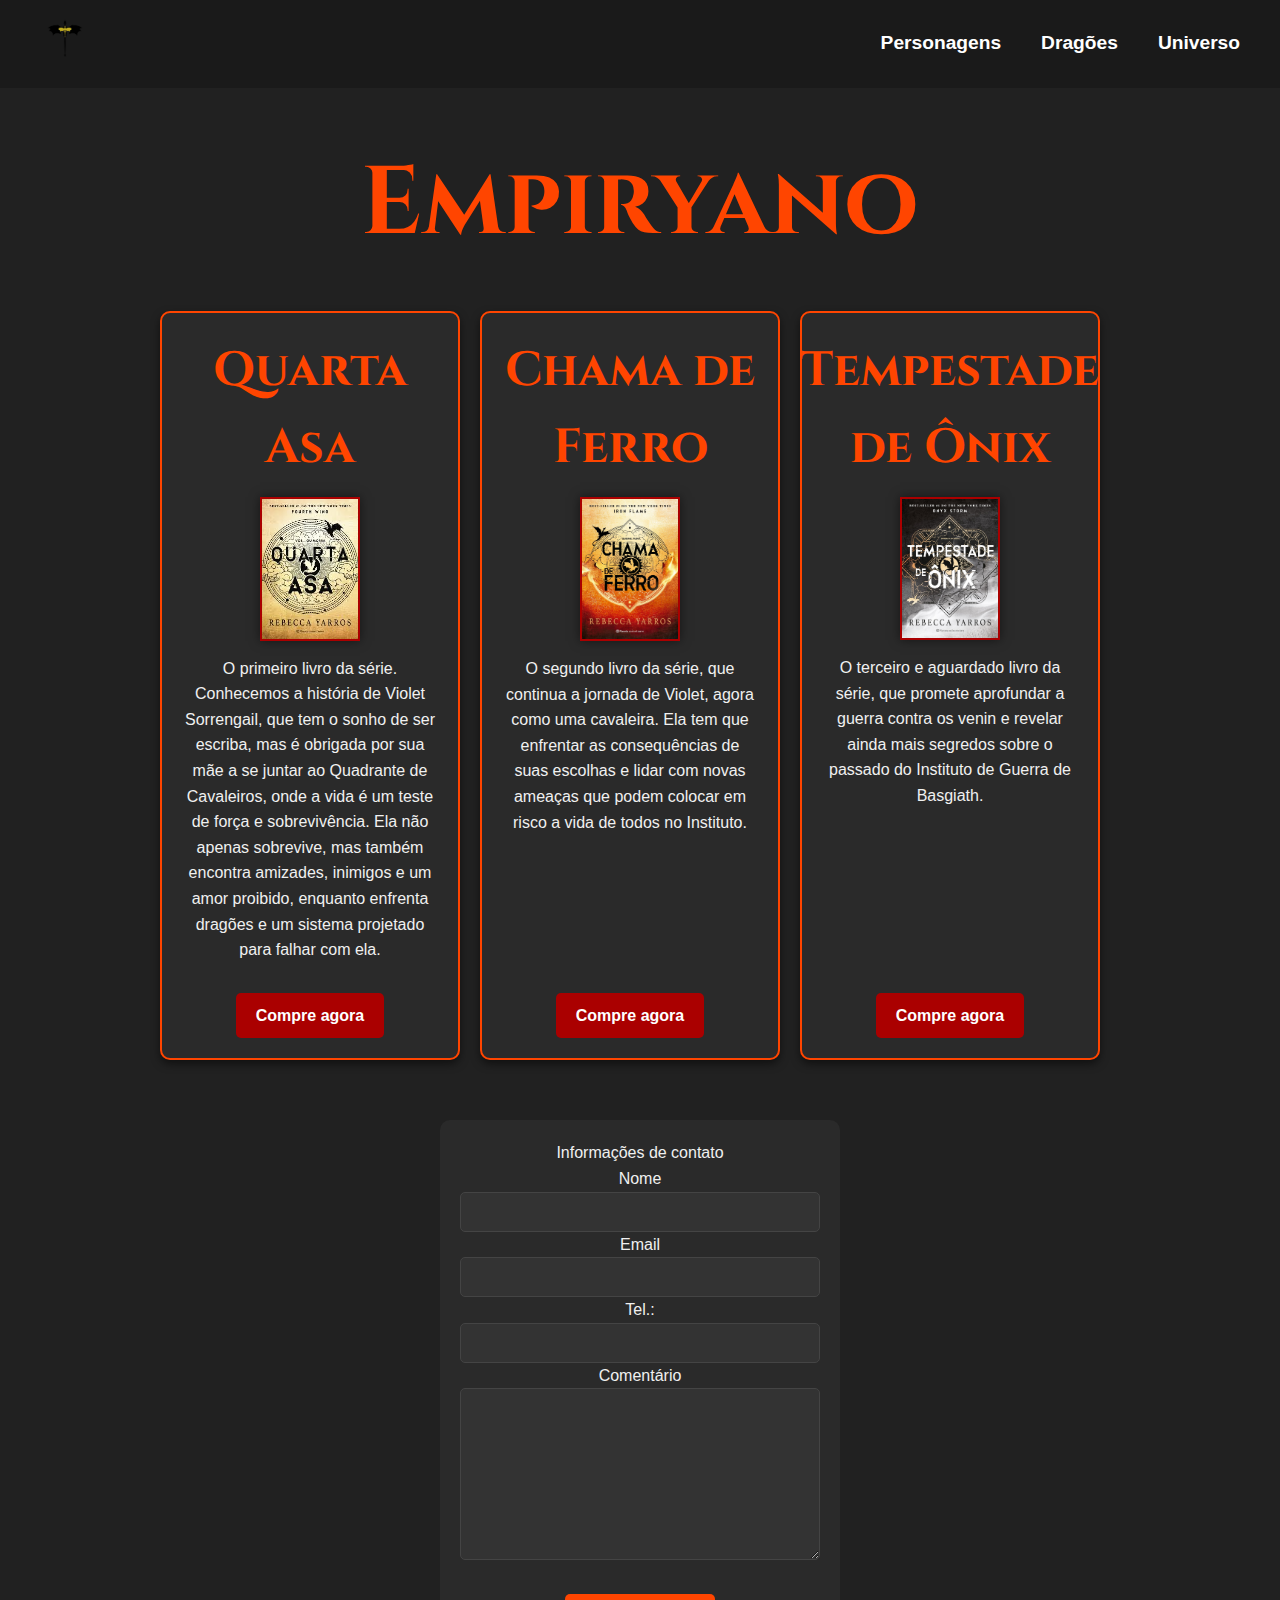
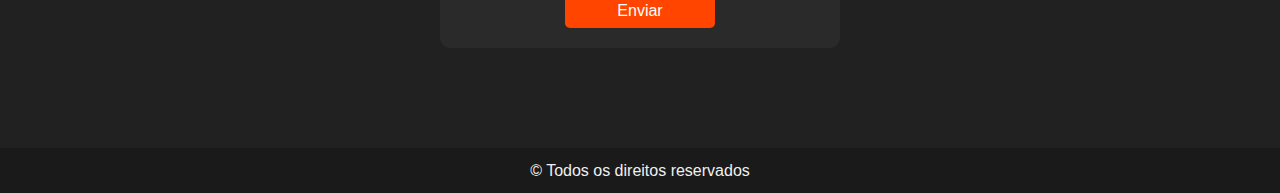
<file: index.html>
<!DOCTYPE html>
<html lang="pt-br">

<head>
  <meta charset="UTF-8">
  <meta name="description" content="site de informações sobre quarta asa">
  <title>Quarta Asa - Meu livro favorito</title>
  <link rel="stylesheet" href="style.css">
  <link rel="preconnect" href="https://fonts.googleapis.com">
  <link rel="preconnect" href="https://fonts.gstatic.com" crossorigin>
  <link href="https://fonts.googleapis.com/css2?family=Cinzel:wght@400..900&display=swap" rel="stylesheet">
</head>

<body>
  <header class="cabecalho">
    <a href="index.html"><img class="cabecalho-imagem" src="imagem/iconmeusite.png" alt="dois dragões se enfrentando" width="50px"></a>
    <nav>
      <a class="cabecalho-menu-item" href="personagens.html">Personagens</a>
      <a class="cabecalho-menu-item" href="dragao.html">Dragões</a>
      <a class="cabecalho-menu-item" href="universo.html">Universo</a>
    </nav>
  </header>

  <div>
    <h1>Empiryano</h1>
  </div>

  <main>
    <section>
      <h2>Quarta Asa</h2>
      <img src="imagem/quarta-asa.jpeg" alt="Capa do Livro Quarta Asa" width="100px">
      <p>
        O primeiro livro da série. Conhecemos a história de Violet Sorrengail, que tem o sonho de ser escriba, mas é
        obrigada por sua mãe a se juntar ao Quadrante de Cavaleiros, onde a vida é um teste de força e sobrevivência.
        Ela não apenas sobrevive, mas também encontra amizades, inimigos e um amor proibido, enquanto enfrenta dragões e
        um sistema projetado para falhar com ela.
      </p>
      <a href="https://www.amazon.com.br/Quarta-asa-Rebecca-Yarros/dp/8542225856/ref=asc_df_8542225856?mcid=86a70d9f50373cd2b3c0effadaac09e5&tag=googleshopp00-20&linkCode=df0&hvadid=709883381737&hvpos=&hvnetw=g&hvrand=2535553193070487491&hvpone=&hvptwo=&hvqmt=&hvdev=c&hvdvcmdl=&hvlocint=&hvlocphy=9208188&hvtargid=pla-2273178058542&psc=1&language=pt_BR&gad_source=1"
        target="_blank">
        Compre agora
      </a>
    </section>

    <section>
      <h2>Chama de Ferro</h2>
      <img src="imagem/chama-de-ferro.jpg" alt="Capa do livro Chama de Ferro" width="100px">
      <p>
        O segundo livro da série, que continua a jornada de Violet, agora como uma cavaleira. Ela tem que enfrentar as
        consequências de suas escolhas e lidar com novas ameaças que podem colocar em risco a vida de todos no Instituto.
      </p>
      <a href="https://www.amazon.com.br/Chama-Ferro-sequência-fenômeno-Empyriano/dp/8542227808/ref=pd_bxgy_thbs_d_sccl_1/134-3236571-4038704?pd_rd_w=aM7lI&content-id=amzn1.sym.ea5263f5-901f-4a74-9b73-3fc0e530788d&pf_rd_p=ea5263f5-901f-4a74-9b73-3fc0e530788d&pf_rd_r=D08J0SZWTZDXK16344W3&pd_rd_wg=EgmPW&pd_rd_r=250c2a97-6517-4cb2-bda0-ff85e33f9e0b&pd_rd_i=8542227808&psc=1"
        target="_blank">
        Compre agora
      </a>
    </section>

    <section>
      <h2>Tempestade de Ônix</h2>
      <img src="imagem/tempestade-de-onix.jpg" alt="Capa do livro Tempestade de Onix" width="100px">
      <p>
        O terceiro e aguardado livro da série, que promete aprofundar a guerra contra os venin e revelar ainda mais
        segredos sobre o passado do Instituto de Guerra de Basgiath.
      </p>
      <a href="https://www.amazon.com.br/Tempestade-Ônix-Sequência-fenômenos-Empyriano/dp/8542229177/ref=pd_bxgy_thbs_d_sccl_1/134-3236571-4038704?pd_rd_w=jqXNe&content-id=amzn1.sym.ea5263f5-901f-4a74-9b73-3fc0e530788d&pf_rd_p=ea5263f5-901f-4a74-9b73-3fc0e530788d&pf_rd_r=8509WM8S06C32Q3V9H27&pd_rd_wg=dzULl&pd_rd_r=13be168a-5a52-4d82-ad77-5b8634145884&pd_rd_i=8542229177&psc=1"
        target="_blank">
        Compre agora
      </a>
    </section>

    <br>

    <form>
      <fieldset>
        <legend>Informações de contato</legend>

        <label for="nome">Nome</label>
        <input type="text" id="nome"><br>

        <label for="email">Email</label>
        <input type="email" id="email"><br>

        <label for="tel">Tel.:</label>
        <input type="tel" id="tel"><br>

        <label for="comentario">Comentário</label><br>
        <textarea name="comentario" id="comentario" cols="30" rows="10"></textarea><br><br>

        <button type="submit">Enviar</button>
      </fieldset>
    </form>
  </main>

  <footer>
    <p>&copy; Todos os direitos reservados</p>
  </footer>
</body>

</html>
</file>
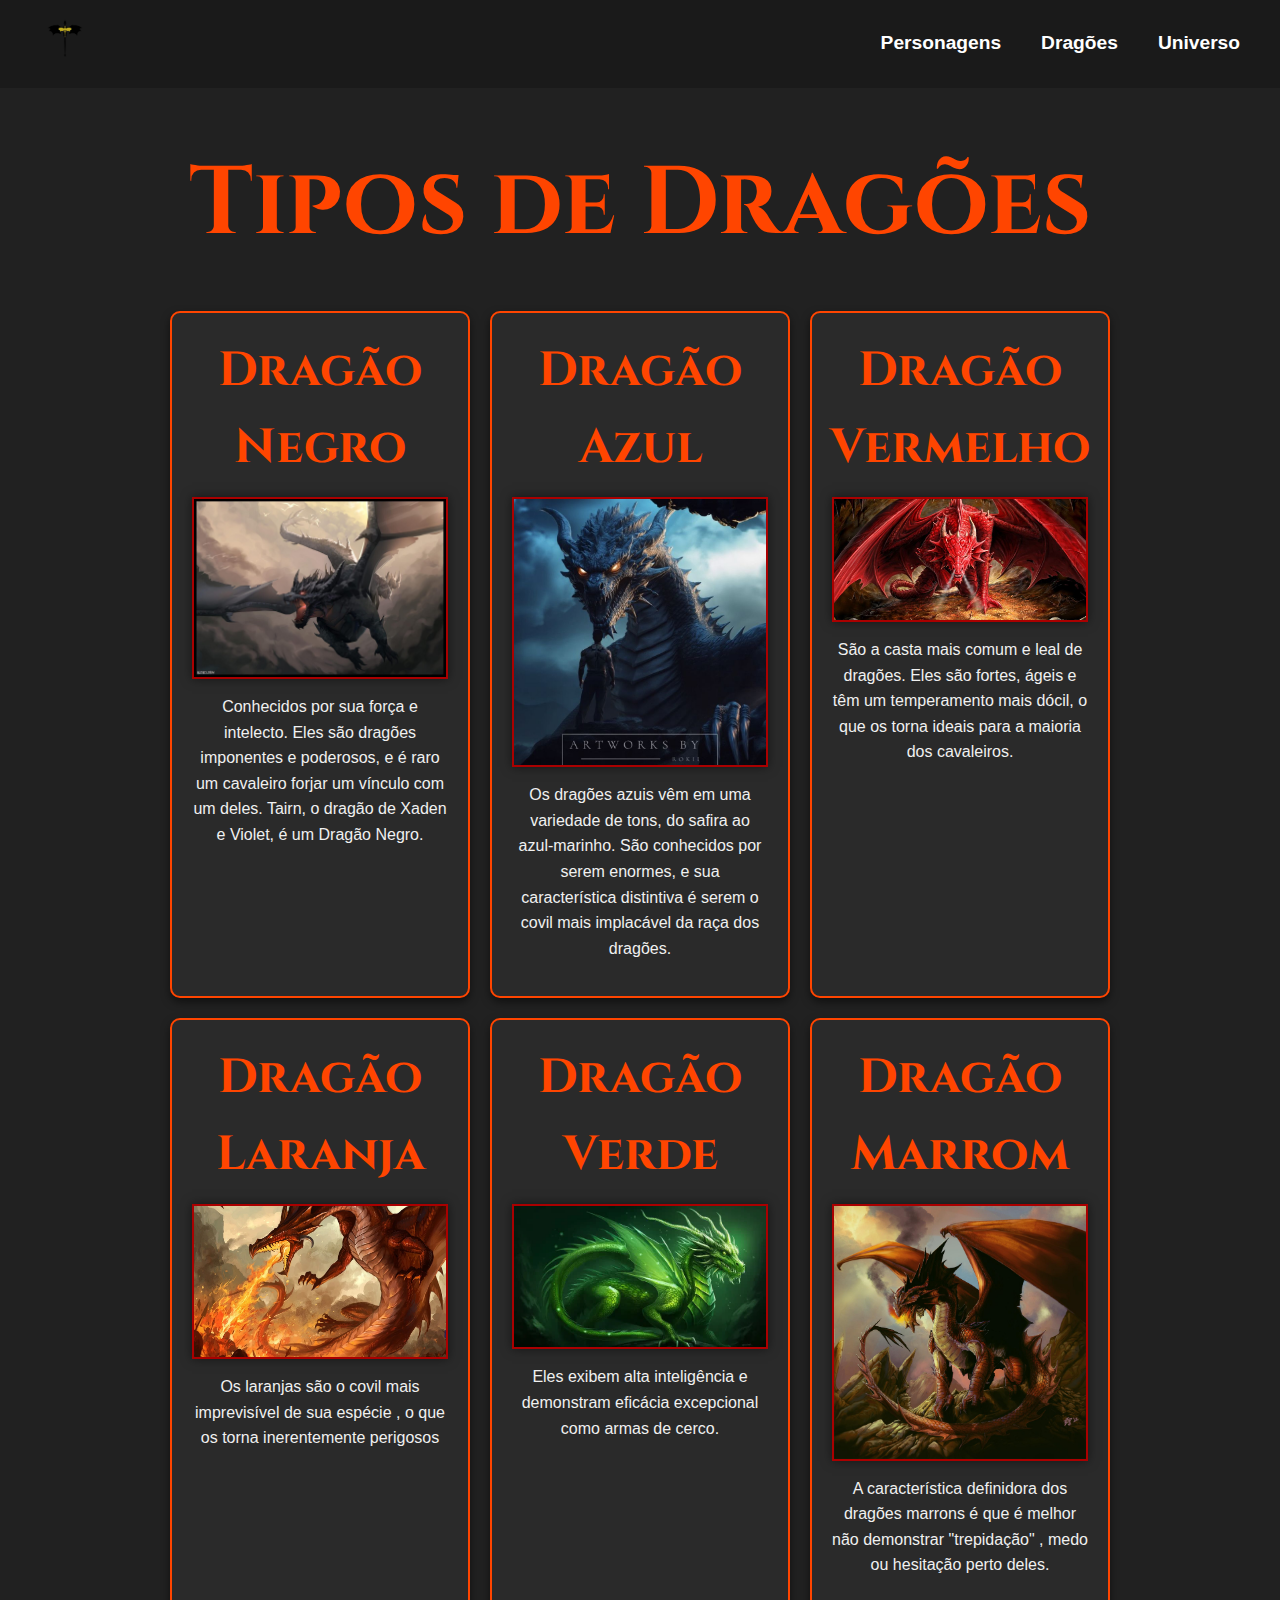
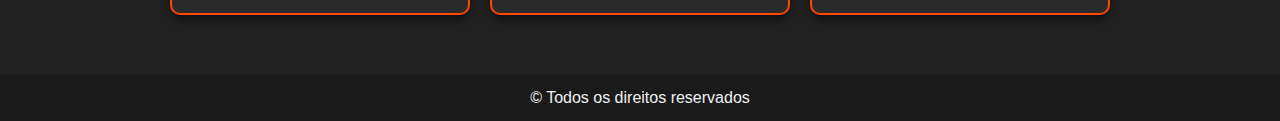
<file: dragao.html>
<!DOCTYPE html>
<html lang="pt-br">
<head>
    <meta charset="UTF-8">
    <meta name="description" content="Informações sobre os personagens da série Quarta Asa.">
    <title>Personagens - Série Empírea</title>
    <link rel="stylesheet" href="style.css">
    <link rel="preconnect" href="https://fonts.googleapis.com">
    <link rel="preconnect" href="https://fonts.gstatic.com" crossorigin>
    <link href="https://fonts.googleapis.com/css2?family=Cinzel:wght@400..900&display=swap" rel="stylesheet">
</head>
<body>
   <header class="cabecalho">
    <a href="index.html"><img class="cabecalho-imagem" src="/imagem/iconmeusite.png" alt="dois dragões se enfrentando" width="50px"></a>
    <nav>
      <a class="cabecalho-menu-item" href="personagens.html">Personagens</a>
      <a class="cabecalho-menu-item" href="dragao.html">Dragões</a>
      <a class="cabecalho-menu-item" href="universo.html">Universo</a>
    </nav>
  </header>
        <div>
            <h1 class="titulo-principal">Tipos de Dragões</h1>
        </div>  
        <main>

        <section>
            <h2>Dragão Negro</h2>
            <img src="/imagem/beautiful-tairn-dragon-comission-fourth-wing-scaled.jpg" alt="Ilustração de um dragão negro">
            <p>Conhecidos por sua força e intelecto. Eles são dragões imponentes e poderosos, e é raro um cavaleiro forjar um vínculo com um deles. Tairn, o dragão de Xaden e Violet, é um Dragão Negro.</p>
        </section>

        <section>
            <h2>Dragão Azul</h2>
            <img src="/imagem/dragaoazul.jpg" alt="Ilustração de um dragão vermelho">
            <p>Os dragões azuis vêm em uma variedade de tons, do safira ao azul-marinho. São conhecidos por serem enormes, e sua característica distintiva é serem o covil mais implacável da raça dos dragões.</p>
        </section>
        
        <section>
            <h2>Dragão Vermelho</h2>
            <img src="/imagem/dragaovermelho.jpg" alt="Ilustração de um dragão dourado">
            <p>São a casta mais comum e leal de dragões. Eles são fortes, ágeis e têm um temperamento mais dócil, o que os torna ideais para a maioria dos cavaleiros.</p>
        </section>

        <section>
            <h2>Dragão Laranja</h2>
            <img src="/imagem/dragaolaranja.jpg" alt="Ilustração de um dragão Laranja">
            <p>Os laranjas são o covil mais imprevisível de sua espécie , o que os torna inerentemente perigosos</p>
        </section>

        <section>
            <h2>Dragão Verde</h2>
            <img src="/imagem/dragao verde.jpg" alt="Ilustração de um dragão de Verde">
            <p>Eles exibem alta inteligência e demonstram eficácia excepcional como armas de cerco.</p>
        </section>

        <section>
            <h2>Dragão Marrom</h2>
            <img src="/imagem/dragaomarrom.jpg" alt="Ilustração de um dragão de Marrom">
            <p>A característica definidora dos dragões marrons é que é melhor não demonstrar "trepidação" , medo ou hesitação perto deles.</p>
    </main>

    <footer>
        <p>&copy; Todos os direitos reservados</p>
    </footer>
</body>
</html>
</file>
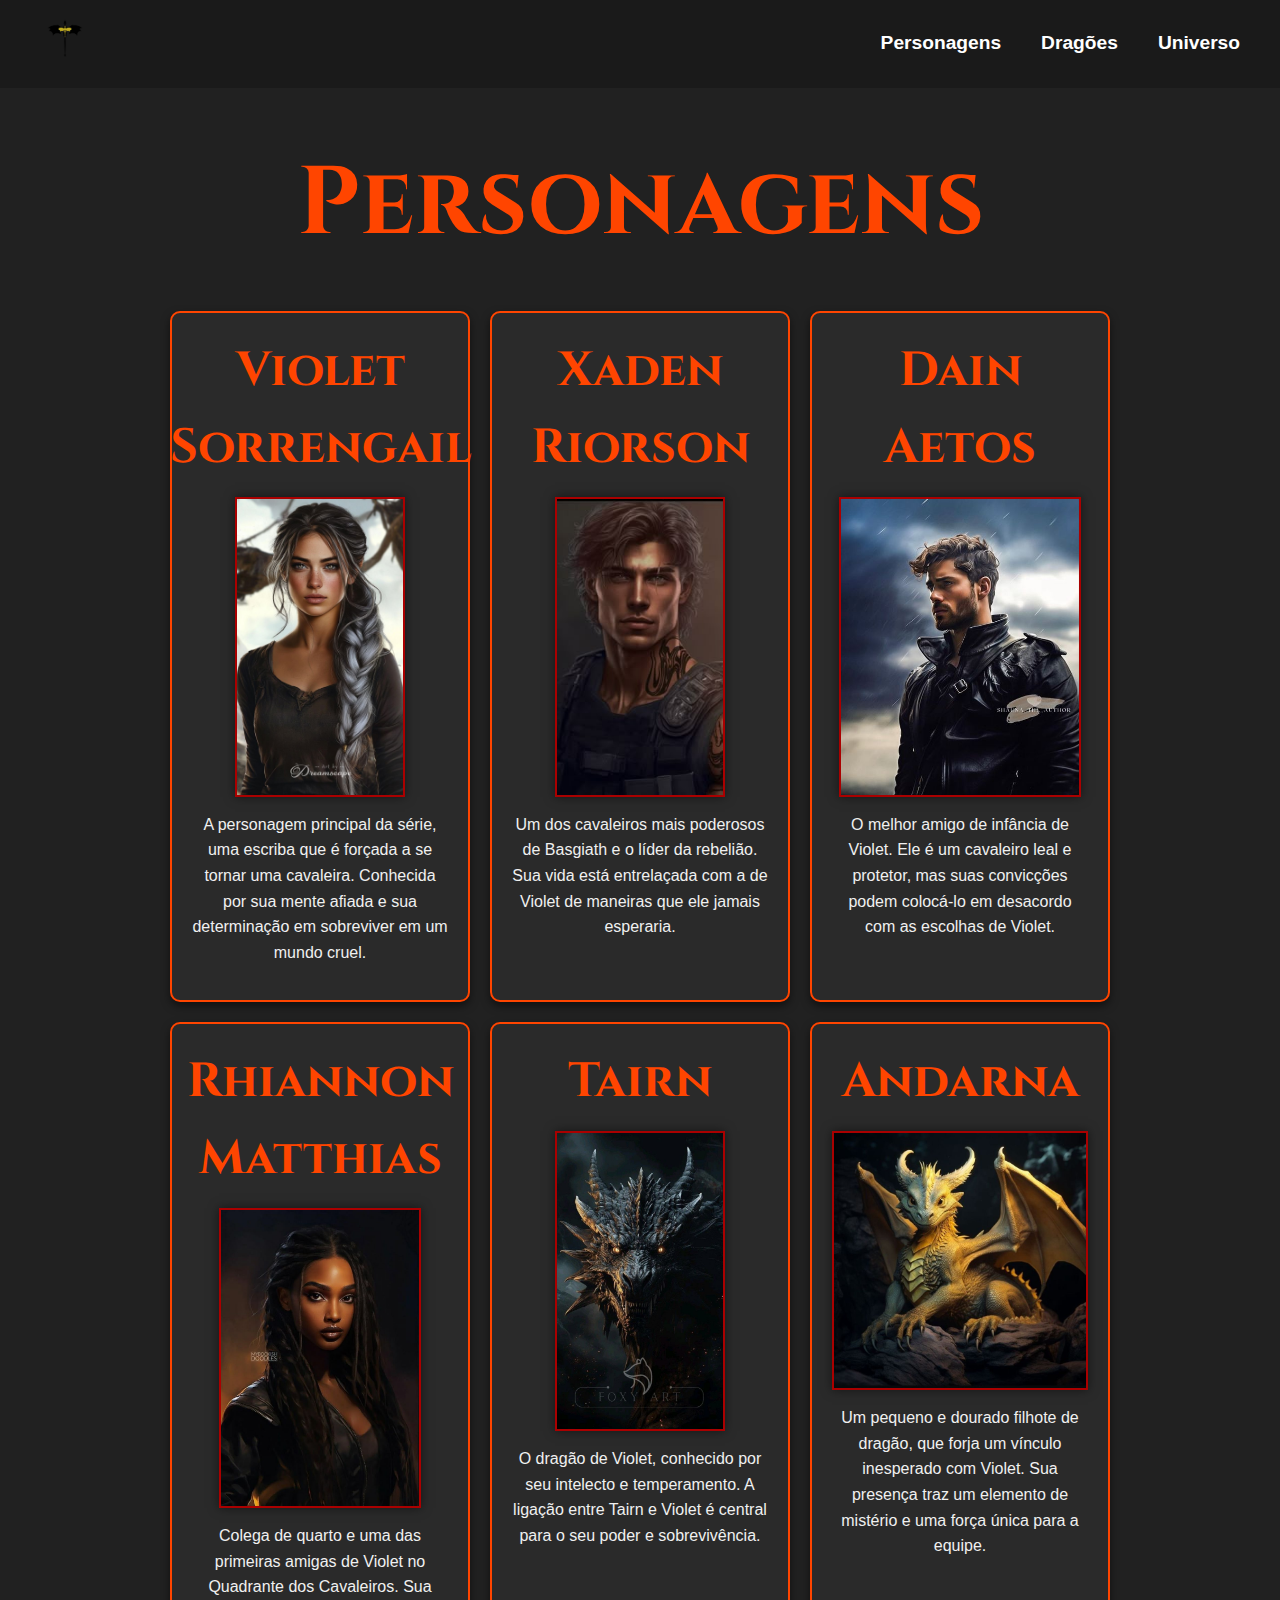
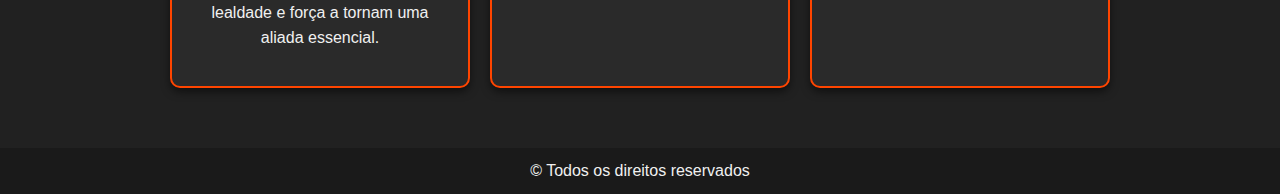
<file: personagens.html>
<!DOCTYPE html>
<html lang="pt-br">
<head>
    <meta charset="UTF-8">
    <meta name="description" content="Informações sobre os personagens da série Quarta Asa.">
    <title>Personagens - Série Empírea</title>
    <link rel="stylesheet" href="style.css">
    <link rel="preconnect" href="https://fonts.googleapis.com">
    <link rel="preconnect" href="https://fonts.gstatic.com" crossorigin>
    <link href="https://fonts.googleapis.com/css2?family=Cinzel:wght@400..900&display=swap" rel="stylesheet">
</head>
<body>
   <header class="cabecalho">
    <a href="index.html"><img class="cabecalho-imagem" src="imagem/iconmeusite.png" alt="dois dragões se enfrentando" width="50px"></a>
    <nav>
      <a class="cabecalho-menu-item" href="personagens.html">Personagens</a>
      <a class="cabecalho-menu-item" href="dragao.html">Dragões</a>
      <a class="cabecalho-menu-item" href="universo.html">Universo</a>
    </nav>
  </header>
        <div>
            <h1 class="titulo-principal">Personagens</h1>
        </div>  
    <main>
       
        <section>
            <h2>Violet Sorrengail</h2>
            <img src="imagem/violet.jpg" alt="Foto de Violet Sorrengail">
            <p>A personagem principal da série, uma escriba que é forçada a se tornar uma cavaleira. Conhecida por sua mente afiada e sua determinação em sobreviver em um mundo cruel.</p>
        </section>

        <section>
            <h2>Xaden Riorson</h2>
            <img src="imagem/xaden.jpg" alt="Foto de Xaden Riorson">
            <p>Um dos cavaleiros mais poderosos de Basgiath e o líder da rebelião. Sua vida está entrelaçada com a de Violet de maneiras que ele jamais esperaria.</p>
        </section>

        <section>
            <h2>Dain Aetos</h2>
            <img src="imagem/dain.jpg" alt="Foto de Dain Aetos">
            <p>O melhor amigo de infância de Violet. Ele é um cavaleiro leal e protetor, mas suas convicções podem colocá-lo em desacordo com as escolhas de Violet.</p>
        </section>

        <section>
            <h2>Rhiannon Matthias</h2>
            <img src="imagem/rhiannon.jpg" alt="Foto de Rhiannon Matthias">
            <p>Colega de quarto e uma das primeiras amigas de Violet no Quadrante dos Cavaleiros. Sua lealdade e força a tornam uma aliada essencial.</p>
        </section>
        
        <section>
            <h2>Tairn</h2>
            <img src="imagem/tairn.jpg" alt="Foto do dragão Tairn">
            <p>O dragão de Violet, conhecido por seu intelecto e temperamento. A ligação entre Tairn e Violet é central para o seu poder e sobrevivência.</p>
        </section>

        <section>
            <h2>Andarna</h2>
            <img src="imagem/andarna.jpg" alt="Foto do dragão Andarna">
            <p>Um pequeno e dourado filhote de dragão, que forja um vínculo inesperado com Violet. Sua presença traz um elemento de mistério e uma força única para a equipe.</p>
        </section>
    </main>

    <footer>
        <p>&copy; Todos os direitos reservados</p>
    </footer>
</body>
</html>
</file>
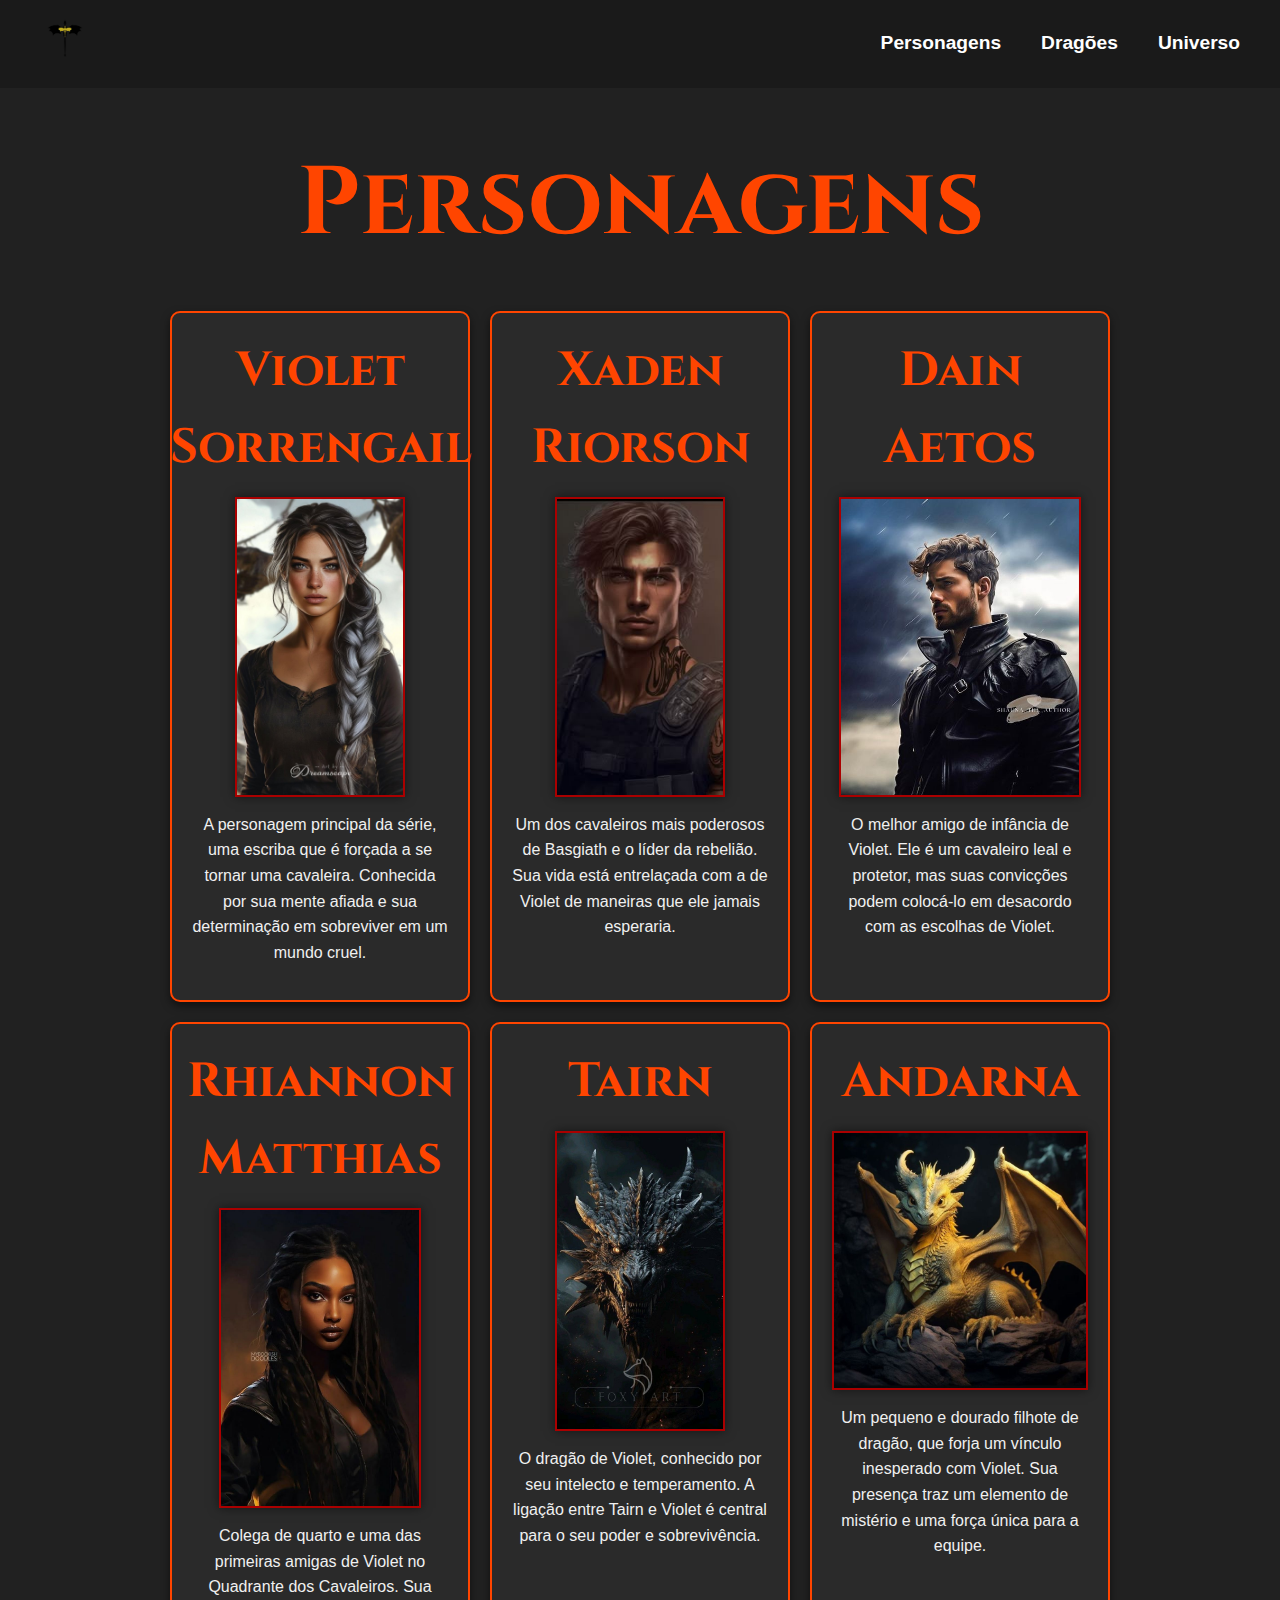
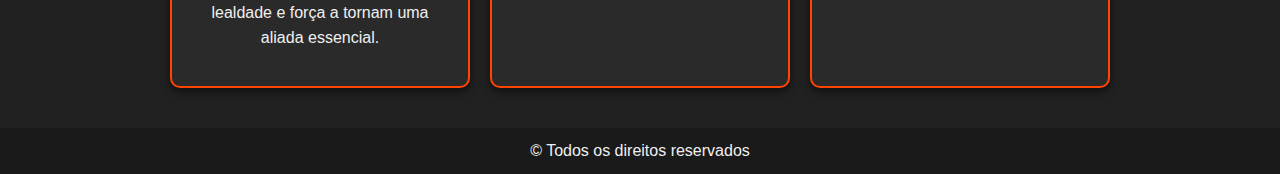
<file: site-quarta-asa/personagens.html>
<!DOCTYPE html>
<html lang="pt-br">
<head>
    <meta charset="UTF-8">
    <meta name="description" content="Informações sobre os personagens da série Quarta Asa.">
    <title>Personagens - Série Empírea</title>
    <link rel="stylesheet" href="style.css">
    <link rel="preconnect" href="https://fonts.googleapis.com">
    <link rel="preconnect" href="https://fonts.gstatic.com" crossorigin>
    <link href="https://fonts.googleapis.com/css2?family=Cinzel:wght@400..900&display=swap" rel="stylesheet">
</head>
<body>
   <header class="cabecalho">
    <a href="index.html"><img class="cabecalho-imagem" src="/imagem/iconmeusite.png" alt="dois dragões se enfrentando" width="50px"></a>
    <nav>
      <a class="cabecalho-menu-item" href="personagens.html">Personagens</a>
      <a class="cabecalho-menu-item" href="dragao.html">Dragões</a>
      <a class="cabecalho-menu-item" href="universo.html">Universo</a>
    </nav>
  </header>
        <div>
            <h1 class="titulo-principal">Personagens</h1>
        </div>  
    <main>
       
        <section>
            <h2>Violet Sorrengail</h2>
            <img src="/imagem/violet.jpg" alt="Foto de Violet Sorrengail">
            <p>A personagem principal da série, uma escriba que é forçada a se tornar uma cavaleira. Conhecida por sua mente afiada e sua determinação em sobreviver em um mundo cruel.</p>
        </section>

        <section>
            <h2>Xaden Riorson</h2>
            <img src="/imagem/xaden.jpg" alt="Foto de Xaden Riorson">
            <p>Um dos cavaleiros mais poderosos de Basgiath e o líder da rebelião. Sua vida está entrelaçada com a de Violet de maneiras que ele jamais esperaria.</p>
        </section>

        <section>
            <h2>Dain Aetos</h2>
            <img src="/imagem/dain.jpg" alt="Foto de Dain Aetos">
            <p>O melhor amigo de infância de Violet. Ele é um cavaleiro leal e protetor, mas suas convicções podem colocá-lo em desacordo com as escolhas de Violet.</p>
        </section>

        <section>
            <h2>Rhiannon Matthias</h2>
            <img src="/imagem/rhiannon.jpg" alt="Foto de Rhiannon Matthias">
            <p>Colega de quarto e uma das primeiras amigas de Violet no Quadrante dos Cavaleiros. Sua lealdade e força a tornam uma aliada essencial.</p>
        </section>
        
        <section>
            <h2>Tairn</h2>
            <img src="/imagem/tairn.jpg" alt="Foto do dragão Tairn">
            <p>O dragão de Violet, conhecido por seu intelecto e temperamento. A ligação entre Tairn e Violet é central para o seu poder e sobrevivência.</p>
        </section>

        <section>
            <h2>Andarna</h2>
            <img src="/imagem/andarna.jpg" alt="Foto do dragão Andarna">
            <p>Um pequeno e dourado filhote de dragão, que forja um vínculo inesperado com Violet. Sua presença traz um elemento de mistério e uma força única para a equipe.</p>
        </section>
    </main>

    <footer>
        <p>&copy; Todos os direitos reservados</p>
    </footer>
</body>
</html>
</file>
<file: style.css>
* {
    margin: 0;
    padding: 0;
    box-sizing: border-box;
}

body {
    background-color: #212121;
    color: #f0f0f0;
    font-family: Arial, sans-serif;
    line-height: 1.6;
}

/* Estilos do Cabeçalho */
header {
    padding: 10px;
    margin-bottom: 0px; /* Mantido em 0px como você definiu */
}

/* Estilos do cabeçalho */
.cabecalho {
    display: flex;
    justify-content: space-between; /* Logo à esquerda e menu à direita */
    align-items: center;            /* Centraliza verticalmente */
    background-color: #1a1a1a;
    padding: 15px 40px;             /* Espaço interno */
}

/* Logo */
.cabecalho-imagem {
    height: 50px;
}

/* Menu */
.cabecalho nav {
    display: flex;
    gap: 40px; /* Espaçamento entre os links */
}

/* Links do menu */
.cabecalho-menu-item {
    text-decoration: none;
    color: white;
    font-size: 1.2em;
    font-weight: bold;
    transition: color 0.3s;
}

.cabecalho-menu-item:hover {
    color: #ff4500;
}

/* Estilos para o Título Principal H1 */
h1 {
    font-family: 'Cinzel', serif;
    font-size: 6em;
    color: #ff4500;
    margin-bottom: 10px;
    text-align: center; /* Centraliza o H1 */
    margin-top: 40px; /* Adiciona um espaço acima do H1, se desejar */
}

/* Estilos para H2 e H3 */
h2, h3 {
    font-family: 'Cinzel', serif;
    font-size: 3em;
    color: #ff4500;
    margin-bottom: 10px;
}

/* Estilos para o Main (Container das Seções) */
main {
    /* text-align: center; Removido, pois o Flexbox já centraliza */
    display: flex;
    justify-content: center;
    flex-wrap: wrap;
    gap: 20px;
    padding: 20px; /* Adicionado padding para que o conteúdo não fique colado nas bordas */
    margin-bottom: 40px; /* Espaço abaixo do main */
}

/* Quadradinhos só dentro do MAIN */
main > section {
    background-color: #2a2a2a;
    border: 2px solid #ff4500;
    border-radius: 10px;
    padding: 20px;
    width: 300px;
    min-height: 300px;
    display: flex;
    flex-direction: column;
    align-items: center;
    justify-content: flex-start;
    text-align: center;
    box-shadow: 0 4px 8px rgba(0,0,0,0.5);
    transition: transform 0.2s;
}

main > section:hover {
    transform: scale(1.05);
}

a{
    color: #ff4500;
    text-decoration: none;
    font-weight: bold;
}

section img {
    /* Define a largura máxima para a imagem */
    max-width: 100%;


    max-height: 300px; /* Você pode ajustar este valor */    height: auto; 
    border: 2px solid #a00;
    box-shadow: 0 0 10px rgba(0, 0, 0, 0.5);
    margin-bottom: 15px;
}


section a {
    display: inline-block;
    background-color: #a00;
    color: white;
    padding: 10px 20px;
    text-decoration: none;
    border-radius: 5px;
    margin-top: 15px;
    transition: background-color 0.3s;
    display: flex; /* Transforma a seção em um contêiner flexível */
    flex-direction: column; /* Organiza os itens da seção em coluna (um abaixo do outro) */
    justify-content: space-between; /* Distribui o espaço para empurrar o botão para o final */
    align-items: center; /* Centraliza os itens horizontalmente dentro da seção */
    text-align: center; /* Centraliza o texto */
}

section p {
    text-align: center; /* Centraliza o texto do parágrafo */
    margin-bottom: 15px;
    flex-grow: 1; /* Permite que o parágrafo ocupe o espaço extra disponível */
}

section a:hover {
    background-color: #ff4500;
}

/* Estilos para o Formulário */
form {
    display: flex;
    flex-direction: column;
    align-items: center;
    max-width: 400px;
    text-align: center;
    margin: 40px auto; /* Centraliza em telas grandes */
    padding: 20px;
    background-color: #2a2a2a;  
    border: 2px solid #ff4500;
    border-radius: 10px;
    width: 100%; /* Garante que o formulário ocupe a largura máxima */
}

fieldset {
    border: none; /* Remova a borda dupla */
    padding: 0;
    margin: 0;
    width: 100%; /* Garante que o fieldset preencha o formulário */
}

/* NOVO: Estiliza cada campo do formulário */
.campo-form {
    display: flex;
    flex-direction: column; /* Coloca label em cima e input embaixo */
    align-items: flex-start; /* Alinha o texto do label à esquerda */
    margin-bottom: 15px; /* Adiciona espaço entre os campos */
    width: 100%;
}

/* Estilos para que os campos ocupem toda a largura */
input[type="text"], 
input[type="email"], 
input[type="tel"], 
textarea {
    width: 100%; /* Ocupa 100% da largura do .campo-form */
    padding: 10px;
    border: 1px solid #444;
    background-color: #333; /* Cor de fundo mais escura para o campo */
    color: #f0f0f0;
    border-radius: 5px;
    font-size: 1em;
}

button {
    /* ... (mantenha os estilos existentes do botão) ... */
    width: 100%; /* Faça o botão ocupar a largura total do fieldset */
    max-width: 150px; /* Limite o tamanho do botão se ele ficar muito grande */
}

button {
    background-color: #ff4500;
    color: white;
    border: 20px;
    padding: 8px;
    cursor: pointer;
    font-size: 1em;
    border-radius: 5px;
    transition: background-color 0.3s;
}
button:hover {
    background-color: #e03e00;
}

footer {
    background-color: #1a1a1a;
    color: #f0f0f0;
    text-align: center;
    padding: 10px;
    position: relative;
    bottom: 0;
    width: 100%;
    margin-top: 20px; /* Espaço acima do rodapé */
}
/* Estilos para o Pop-up */
#popup-container {
    display: none; /* Esconde o pop-up por padrão */
    position: fixed; /* Fica fixo na tela, sem rolar */
    top: 0;
    left: 0;
    width: 100%;
    height: 100%;
    background-color: rgba(0, 0, 0, 0.9); /* Fundo preto semi-transparente */
    justify-content: center;
    align-items: center;
    z-index: 1000; /* Garante que fique acima de todo o resto */
}

.popup-conteudo {
    position: relative;
    max-width: 90%;
    max-height: 90%;
}

#imagem-ampliada {
    max-width: 100%;
    max-height: 100%;
    display: block; /* Remove espaços extras */
}

.fechar-popup {
    position: absolute;
    top: 15px;
    right: 35px;
    color: #f1f1f1;
    font-size: 40px;
    font-weight: bold;
    transition: 0.3s;
    cursor: pointer;
    z-index: 1001; /* Fica acima da imagem ampliada */
}

.fechar-popup:hover,
.fechar-popup:focus {
    color: #bbb;
    text-decoration: none;
    cursor: pointer;
}

/* ========================================================= */
/* Media Query 1: Para telas de até 768px (Tablets e Celulares) */
/* ========================================================= */
@media (max-width: 768px) {
    /* AJUSTES GERAIS */
    body {
        font-size: 14px; /* Reduz um pouco o tamanho da fonte base */
    }

   .cabecalho {
        flex-direction: column; 
        align-items: center; /* Centraliza tudo (logo e menu) */
        padding: 15px 20px;
        gap: 15px;
    }

    .cabecalho nav {
        flex-direction: column; 
        align-items: center;
        gap: 10px;
        width: 100%; /* Garante que a NAV ocupe a largura total */
    }

    .cabecalho-menu-item {
        /* Adicione espaçamento para cada link ficar mais fácil de clicar no celular */
        padding: 5px 0; 
    }
    

    /* TÍTULOS */
    h1 {
        font-size: 4em; /* Reduz o tamanho do H1 em telas médias */
        margin-top: 30px;
    }
    
    h2 {
        font-size: 2em; /* Reduz o tamanho do H2 */
    }

    /* SEÇÕES DE CONTEÚDO (LIVROS/PERSONAGENS) */
     main {
        flex-direction: column; 
        align-items: center;    
        padding: 10px;
    }

    section {
        width: 90%; 
        margin: 15px auto;
    }

      /* AJUSTE DO FORMULÁRIO */
    form {
        width: 90%; /* Ocupa 90% da largura da tela, alinhando com as Seções */
        margin: 20px auto; /* Centraliza o formulário */
        /* Remova o "display: flex; flex-direction: column" daqui se estiver fora do @media, pois ele já é vertical */
    }

}

/* ========================================================= */
/* Media Query 1: Para telas de até 768px (Tablets e Celulares) */
/* ********************************************************* */
@media (max-width: 768px) {
    /* AJUSTE DO CABEÇALHO E MENU (Horizontal para Vertical) */
    .cabecalho {
        flex-direction: column; 
        align-items: center; 
        padding: 15px 10px; /* Reduz o padding horizontal */
        gap: 15px;
    }

    .cabecalho nav {
        flex-direction: column; 
        align-items: center;
        gap: 10px;
    }
    
    .cabecalho-menu-item {
        font-size: 1.1em;
    }

    /* TÍTULOS */
    h1 {
        font-size: 4em; 
        margin-top: 30px;
    }
    
    h2 {
        font-size: 2em;
    }

    /* SEÇÕES DE CONTEÚDO (Para empilhar as caixas) */
    main {
        flex-direction: column; /* FORÇA O EMPILHAMENTO (uma caixa abaixo da outra) */
        align-items: center;
        padding: 10px;
    }

    section {
        width: 90%; /* Ocupa a maior parte da largura do celular */
        margin: 15px auto;
    }

    /* FORMULÁRIO (Para alinhá-lo com as seções) */
    form {
        width: 90%; /* Garante que o formulário se alinhe às seções */
        max-width: none; /* Remove a limitação de largura de tela grande */
    }
}


/* ========================================================= */
/* Media Query 2: Para telas de até 480px (Celulares Pequenos) */
/* ********************************************************* */
@media (max-width: 480px) {
    /* Reduz o tamanho da fonte do título principal para evitar quebra */
    h1 {
        font-size: 3em;
    }
    
    /* Garante que tudo ocupe a largura máxima */
    section, form {
        width: 95%; 
    }
}
</file>
<file: site-quarta-asa/style.css>
* {
    margin: 0;
    padding: 0;
    box-sizing: border-box;
}

body {
    background-color: #212121;
    color: #f0f0f0;
    font-family: Arial, sans-serif;
    line-height: 1.6;
}

/* Estilos do Cabeçalho */
header {
    padding: 10px;
    margin-bottom: 0px; /* Mantido em 0px como você definiu */
}

/* Estilos do cabeçalho */
.cabecalho {
    display: flex;
    justify-content: space-between; /* Logo à esquerda e menu à direita */
    align-items: center;            /* Centraliza verticalmente */
    background-color: #1a1a1a;
    padding: 15px 40px;             /* Espaço interno */
}

/* Logo */
.cabecalho-imagem {
    height: 50px;
}

/* Menu */
.cabecalho nav {
    display: flex;
    gap: 40px; /* Espaçamento entre os links */
}

/* Links do menu */
.cabecalho-menu-item {
    text-decoration: none;
    color: white;
    font-size: 1.2em;
    font-weight: bold;
    transition: color 0.3s;
}

.cabecalho-menu-item:hover {
    color: #ff4500;
}

/* Estilos para o Título Principal H1 */
h1 {
    font-family: 'Cinzel', serif;
    font-size: 6em;
    color: #ff4500;
    margin-bottom: 10px;
    text-align: center; /* Centraliza o H1 */
    margin-top: 40px; /* Adiciona um espaço acima do H1, se desejar */
}

/* Estilos para H2 e H3 */
h2, h3 {
    font-family: 'Cinzel', serif;
    font-size: 3em;
    color: #ff4500;
    margin-bottom: 10px;
}

/* Estilos para o Main (Container das Seções) */
main {
    /* text-align: center; Removido, pois o Flexbox já centraliza */
    display: flex;
    flex-direction: row;
    justify-content: center;
    flex-wrap: wrap;
    gap: 20px;
    padding: 20px; /* Adicionado padding para que o conteúdo não fique colado nas bordas
    margin-bottom: 40px; /* Espaço abaixo do main */
}

/* Quadradinhos só dentro do MAIN */
main > section {
    background-color: #2a2a2a;
    border: 2px solid #ff4500;
    border-radius: 10px;
    padding: 20px;
    width: 300px;
    min-height: 300px;
    display: flex;
    flex-direction: column;
    align-items: center;
    justify-content: flex-start;
    text-align: center;
    box-shadow: 0 4px 8px rgba(0,0,0,0.5);
    transition: transform 0.2s;
}

main > section:hover {
    transform: scale(1.05);
}

a{
    color: #ff4500;
    text-decoration: none;
    font-weight: bold;
}

section img {
    /* Define a largura máxima para a imagem */
    max-width: 100%;

    /* Define a altura máxima para a imagem */
    max-height: 300px; /* Você pode ajustar este valor */

    /* Garante que a imagem mantenha suas proporções originais */
    height: auto; 
    
    /* Outros estilos que você já tem */
    border: 2px solid #a00;
    box-shadow: 0 0 10px rgba(0, 0, 0, 0.5);
    margin-bottom: 15px;
}


section a {
    display: inline-block;
    background-color: #a00;
    color: white;
    padding: 10px 20px;
    text-decoration: none;
    border-radius: 5px;
    margin-top: 15px;
    transition: background-color 0.3s;
    display: flex; /* Transforma a seção em um contêiner flexível */
    flex-direction: column; /* Organiza os itens da seção em coluna (um abaixo do outro) */
    justify-content: space-between; /* Distribui o espaço para empurrar o botão para o final */
    align-items: center; /* Centraliza os itens horizontalmente dentro da seção */
    text-align: center; /* Centraliza o texto */
}

section p {
    text-align: center; /* Centraliza o texto do parágrafo */
    margin-bottom: 15px;
    flex-grow: 1; /* Permite que o parágrafo ocupe o espaço extra disponível */
}

section a:hover {
    background-color: #ff4500;
}

form {
    display: flex;
    flex-direction: column;
    gap: 10px;
    width: 30%;
    text-align: center;
    margin: 0 auto; /* Centraliza o formulário na página */
    padding: 20px;
    background-color: #2a2a2a;  
    border: 2px solid #ff4500;
    border-radius: 10px;
}

button {
    background-color: #ff4500;
    color: white;
    border: 20px;
    padding: 8px;
    cursor: pointer;
    font-size: 1em;
    border-radius: 5px;
    transition: background-color 0.3s;
}
button:hover {
    background-color: #e03e00;
}

footer {
    background-color: #1a1a1a;
    color: #f0f0f0;
    text-align: center;
    padding: 10px;
    position: relative;
    bottom: 0;
    width: 100%;
    margin-top: 20px; /* Espaço acima do rodapé */
}
</file>
